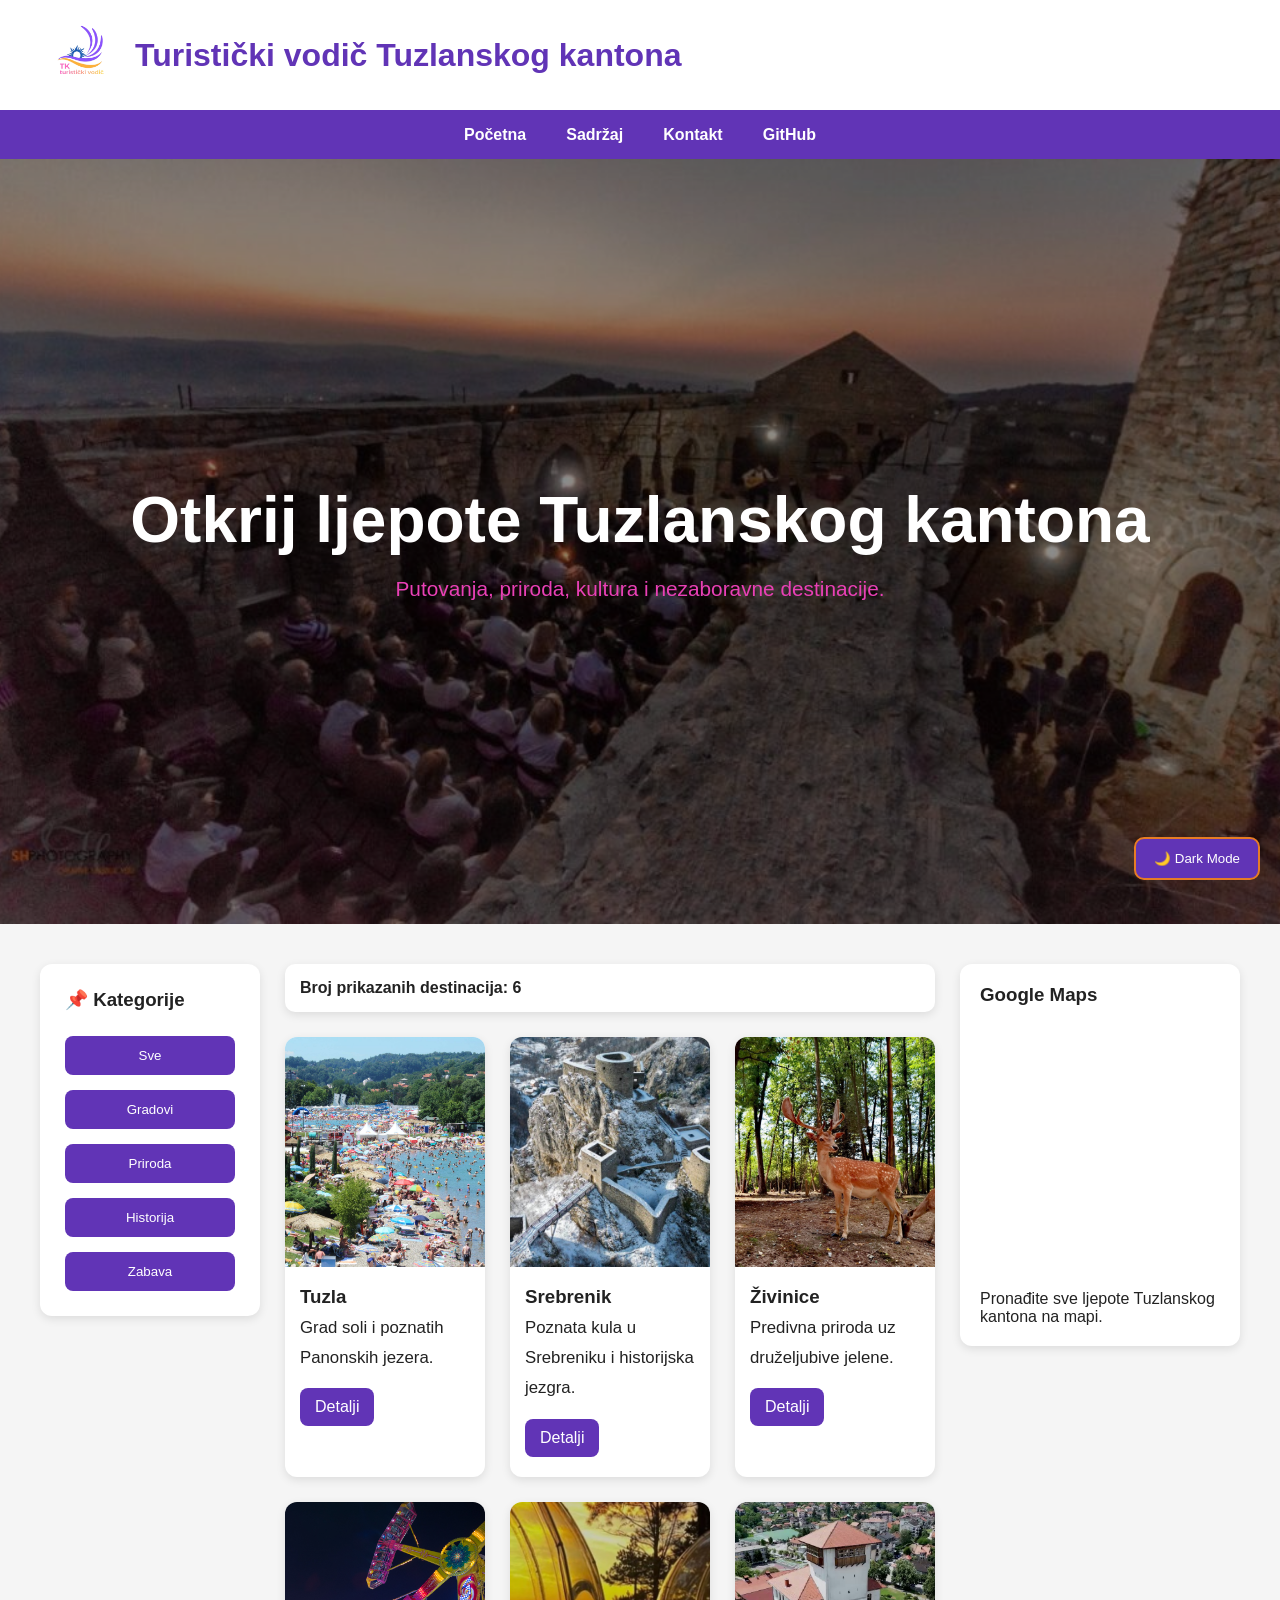
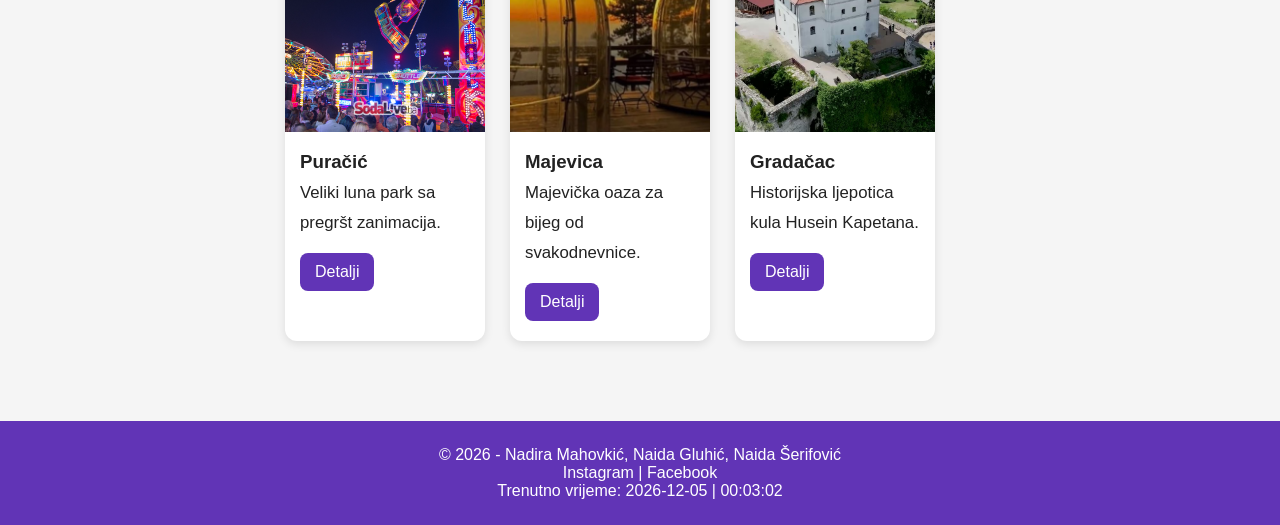
<file: index.html>
<!DOCTYPE html>
<html lang="bs">
    
<head>
    <meta charset="UTF-8">
    <meta name="viewport" content="width=device-width, initial-scale=1.0">
    <title>Turistički vodič Tuzlanskog kantona</title>
    <link rel="stylesheet" href="css/tptpstil.css">
    <link rel="manifest" href="manifest.json">
</head>

<body>

<header>

    <div class="top-header">
        <div class="logo-section">
            <img src="images/logo.png" alt="Logo turističkog vodiča">
            <h1>Turistički vodič Tuzlanskog kantona</h1>
        </div>
    </div>

    <div class="bottom-header">
        <nav>
            <a href="index.html">Početna</a>
            <a href="sadrzaj.html">Sadržaj</a>
            <a href="kontakt.html">Kontakt</a>
            <a href="https://github.com/nadirica/Grupa51-TPTP-2026" target="_blank">GitHub</a>
        </nav>
    </div>

</header>

<section class="hero">
    <div class="overlay">
        <h2>Otkrij ljepote Tuzlanskog kantona</h2>
        <p>Putovanja, priroda, kultura i nezaboravne destinacije.</p>
    </div>
</section>

<div class="container">

    <nav class="filter-nav">
        <h3>Kategorije</h3>

        <button onclick="filterSelection('all')">Sve</button>
        <button onclick="filterSelection('grad')">Gradovi</button>
        <button onclick="filterSelection('priroda')">Priroda</button>
        <button onclick="filterSelection('historija')">Historija</button>
        <button onclick="filterSelection('zabava')">Zabava</button>
    </nav>

    <main id="destinacije">

        <section class="cards">

            <article class="card grad">
                <picture>
                    <img src="images/tuzla.jpg" alt="Panonska jezera u Tuzli">
                </picture>

                <h3>Tuzla</h3>
                <p>Grad soli i poznatih Panonskih jezera.</p>
                <a href="https://grad.tuzla.ba/">Detalji</a>
            </article>

            <article class="card historija">
                <img src="images/srebrenik.jpg" alt="Gradina u Srebreniku">
                <h3>Srebrenik</h3>
                <p>Poznata kula u Srebreniku i historijska jezgra.</p>
                <a href="https://www.srebrenik.ba/">Detalji</a>
            </article>

            <article class="card priroda">
                <img src="images/zivinice.jpg" alt="PPG Jelen Živinice">
                <h3>Živinice</h3>
                <p>Predivna priroda uz druželjubive jelene.</p>
                <a href="https://gradzivinice.ba/">Detalji</a>
            </article>

            <article class="card zabava">
                <img src="images/puracic.jpg" alt="Vašar u Puračiću">
                <h3>Puračić</h3>
                <p>Veliki luna park sa pregršt zanimacija.</p>
                <a href="https://bs.wikipedia.org/wiki/Pura%C4%8Di%C4%87">Detalji</a>
            </article>

            <article class="card priroda">
                <img src="images/majevica.jpg" alt="Busija Majevica">
                <h3>Majevica</h3>
                <p>Majevička oaza za bijeg od svakodnevnice.</p>
                <a href="https://bs.wikipedia.org/wiki/Majevica">Detalji</a>
            </article>

            <article class="card historija">
                <img src="images/gradacac.jpg" alt="Kula u Gradačcu">
                <h3>Gradačac</h3>
                <p>Historijska ljepotica kula Husein Kapetana.</p>
                <a href="https://gradacac.ba/">Detalji</a>
            </article>

        </section>

    </main>

    <aside>
        <section>
            <h3>Google Maps</h3>

            <iframe src="https://www.google.com/maps?q=Tuzla&output=embed"
                    width="100%"
                    height="250"
                    style="border:0;">
            </iframe>

            <p>Pronađite sve ljepote Tuzlanskog kantona na mapi.</p>
        </section>
    </aside>

</div>

<footer>
    <p>© 2026 - Nadira Mahovkić, Naida Gluhić, Naida Šerifović</p>

    <p>
        <a href="https://www.instagram.com/turistickazajednicatk/">Instagram</a> |
        <a href="https://www.facebook.com/tzgradatuzla">Facebook</a>
    </p>
</footer>

<script src="js/tptpskripte.js"></script>

</body>
</html>
</file>
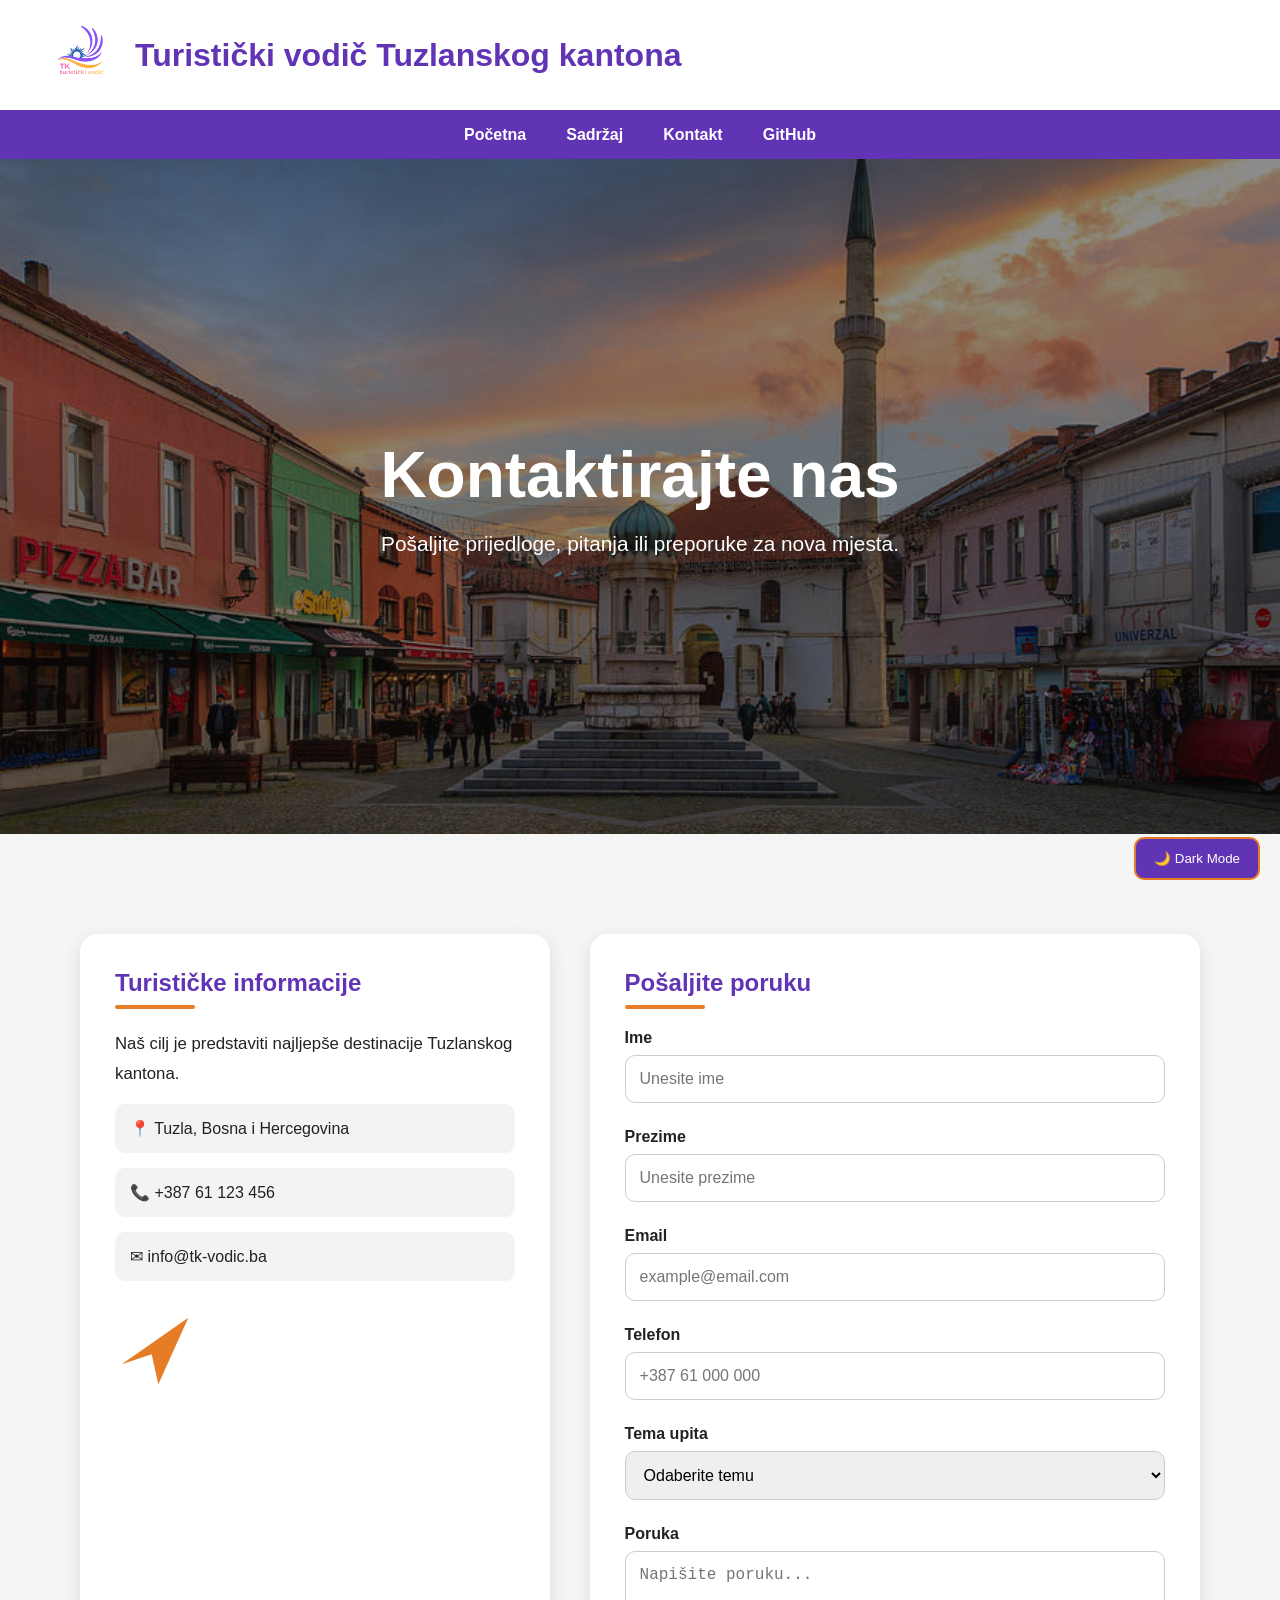
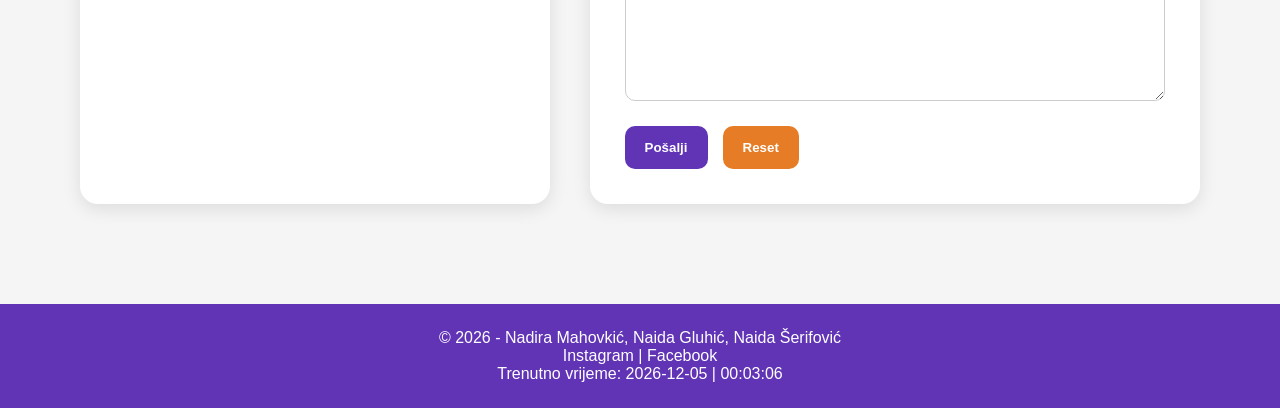
<file: kontakt.html>
<!DOCTYPE html>
<html lang="bs">

<head>
    <meta charset="UTF-8">
    <meta name="viewport" content="width=device-width, initial-scale=1.0">
    <title>Kontakt | Turistički vodič Tuzlanskog kantona</title>
    <link rel="stylesheet" href="css/tptpstil.css">
    <link rel="manifest" href="manifest.json">
</head>

<body>

<header>

    <div class="top-header">
        <div class="logo-section">
            <img id="site-logo" src="images/logo.png" alt="Logo turističkog vodiča">
            <h1>Turistički vodič Tuzlanskog kantona</h1>
        </div>
    </div>

    <div class="bottom-header">
        <nav>
            <a href="index.html">Početna</a>
            <a href="sadrzaj.html">Sadržaj</a>
            <a href="kontakt.html">Kontakt</a>
            <a href="https://github.com/nadirica/Grupa51-TPTP-2026" target="_blank">GitHub</a>
        </nav>
    </div>

</header>

<section class="hero-kontakt">
    <div class="overlay">
        <h2>Kontaktirajte nas</h2>
        <p>
            Pošaljite prijedloge, pitanja ili preporuke za nova mjesta.
        </p>
    </div>
</section>

<main>
    <section class="contact-container">
        <div class="contact-info">
            <h2>Turističke informacije</h2>
            <p>
                Naš cilj je predstaviti najljepše destinacije Tuzlanskog kantona.
            </p>

            <div class="info-box">
                📍 Tuzla, Bosna i Hercegovina
            </div>

            <div class="info-box">
                📞 +387 61 123 456
            </div>

            <div class="info-box">
                ✉ info@tk-vodic.ba
            </div>

            <svg class="animated-plane" xmlns="http://www.w3.org/2000/svg" viewBox="0 0 24 24">
                <path d="M2 16L22 2L13 22L11 13L2 16Z"/>
            </svg>
        </div>

        <div class="form-section">
            <h2>Pošaljite poruku</h2>
            <form id="contactForm" class="contact-form">

                <div class="form-group">
                    <label for="ime">Ime</label>
                    <input type="text"
                           id="ime"
                           placeholder="Unesite ime">

                    <small class="error-message"></small>
                </div>

                <div class="form-group">
                    <label for="prezime">Prezime</label>
                    <input type="text"
                           id="prezime"
                           placeholder="Unesite prezime">
                    <small class="error-message"></small>
                </div>

                <div class="form-group">
                    <label for="email">Email</label>
                    <input type="text"
                           id="email"
                           placeholder="example@email.com">
                    <small class="error-message"></small>
                </div>

                <div class="form-group">
                    <label for="telefon">Telefon</label>
                    <input type="text"
                           id="telefon"
                           placeholder="+387 61 000 000">
                    <small class="error-message"></small>
                </div>

                <div class="form-group">
                    <label for="tema">Tema upita</label>
                    <select id="tema">
                        <option value="">Odaberite temu</option>
                        <option>Turističke destinacije</option>
                        <option>Smještaj</option>
                        <option>Manifestacije</option>
                        <option>Prijedlog saradnje</option>
                    </select>
                    <small class="error-message"></small>
                </div>

                <div class="form-group">
                    <label for="poruka">Poruka</label>
                    <textarea id="poruka"
                              placeholder="Napišite poruku..."></textarea>
                    <small class="error-message"></small>
                </div>

                <div class="contact-buttons">
                    <button type="submit"
                            class="submit-btn">
                        Pošalji
                    </button>
                    <button type="reset"
                            class="reset-btn">
                        Reset
                    </button>
                </div>

            </form>
            
            <div id="successMessage"></div>
        
        </div>
    </section>
</main>

<footer>
    <p>
        © 2026 - Nadira Mahovkić,
        Naida Gluhić,
        Naida Šerifović
    </p>
    <p>
        <a href="https://www.instagram.com/turistickazajednicatk/"
           target="_blank">
            Instagram
        </a>
        |
        <a href="https://www.facebook.com/tzgradatuzla"
           target="_blank">
            Facebook
        </a>
    </p>

</footer>

<script src="js/tptpskripte.js"></script>

</body>
</html>
</file>
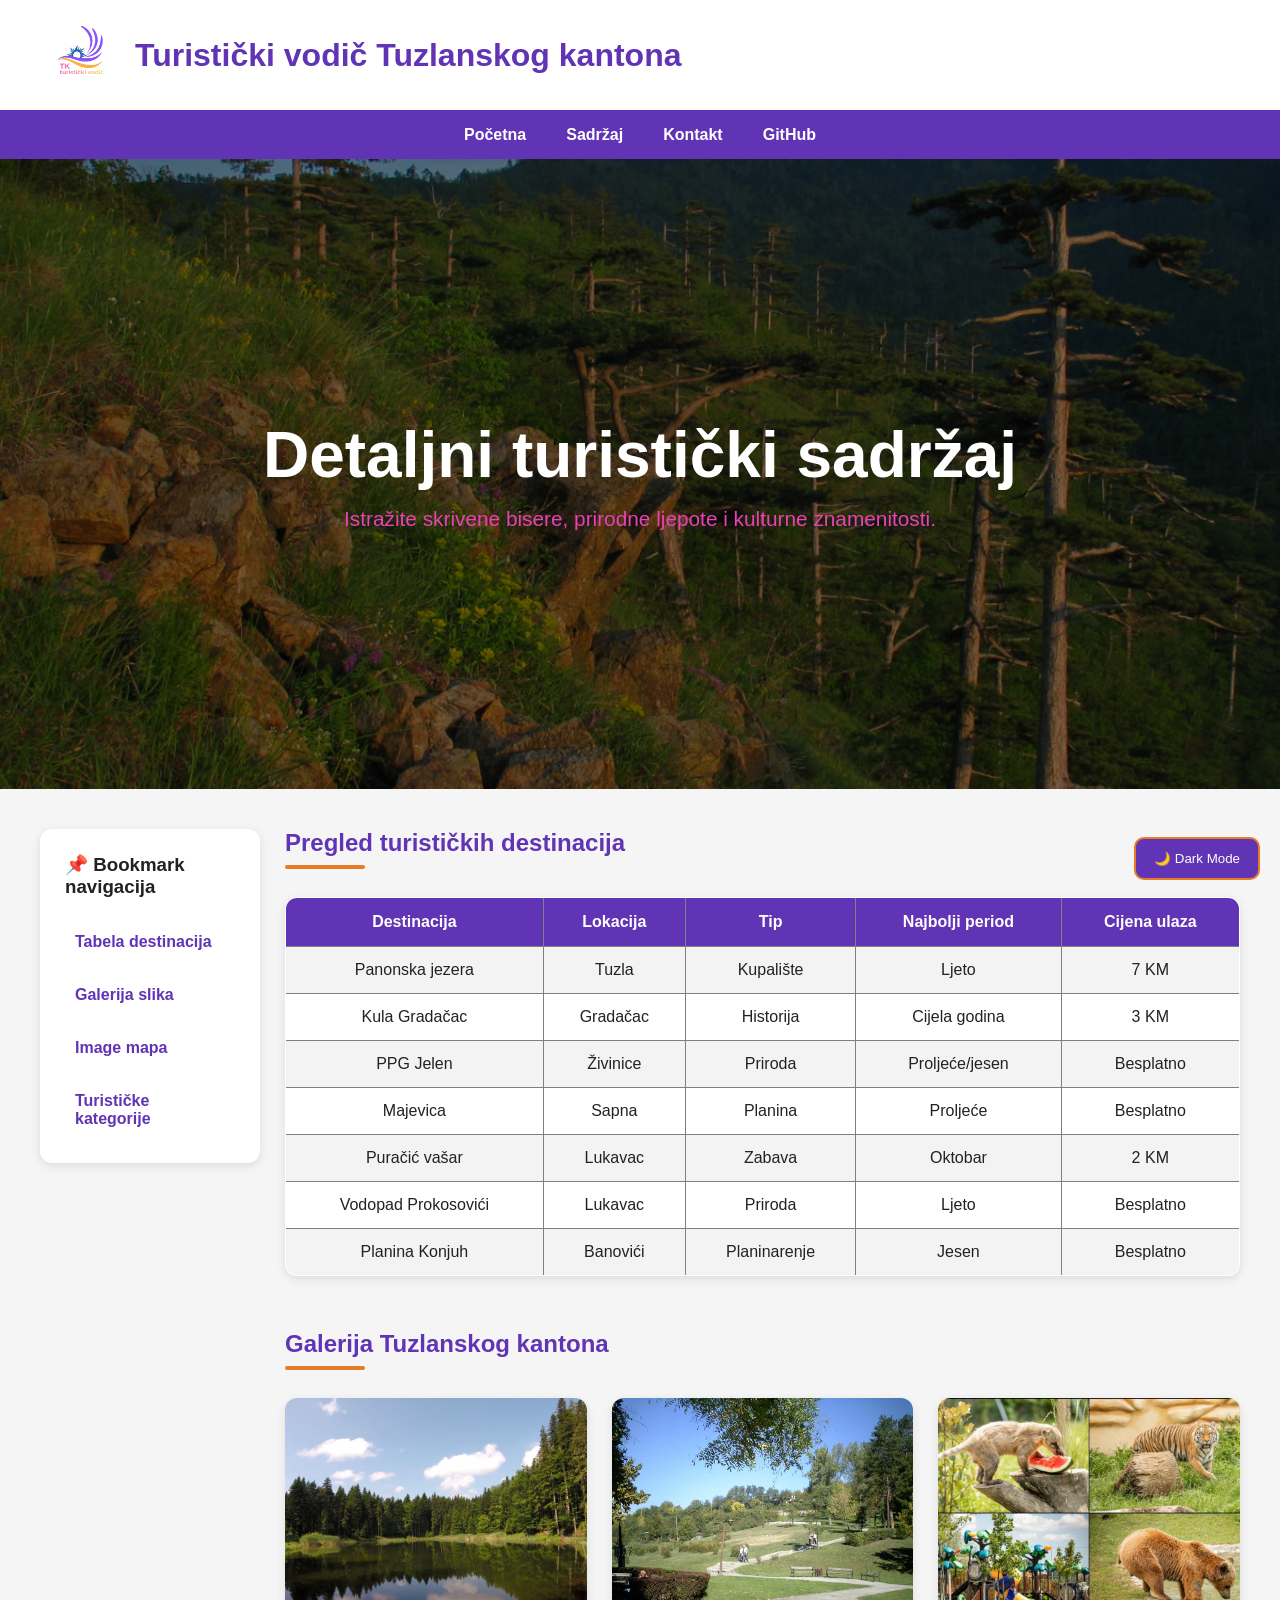
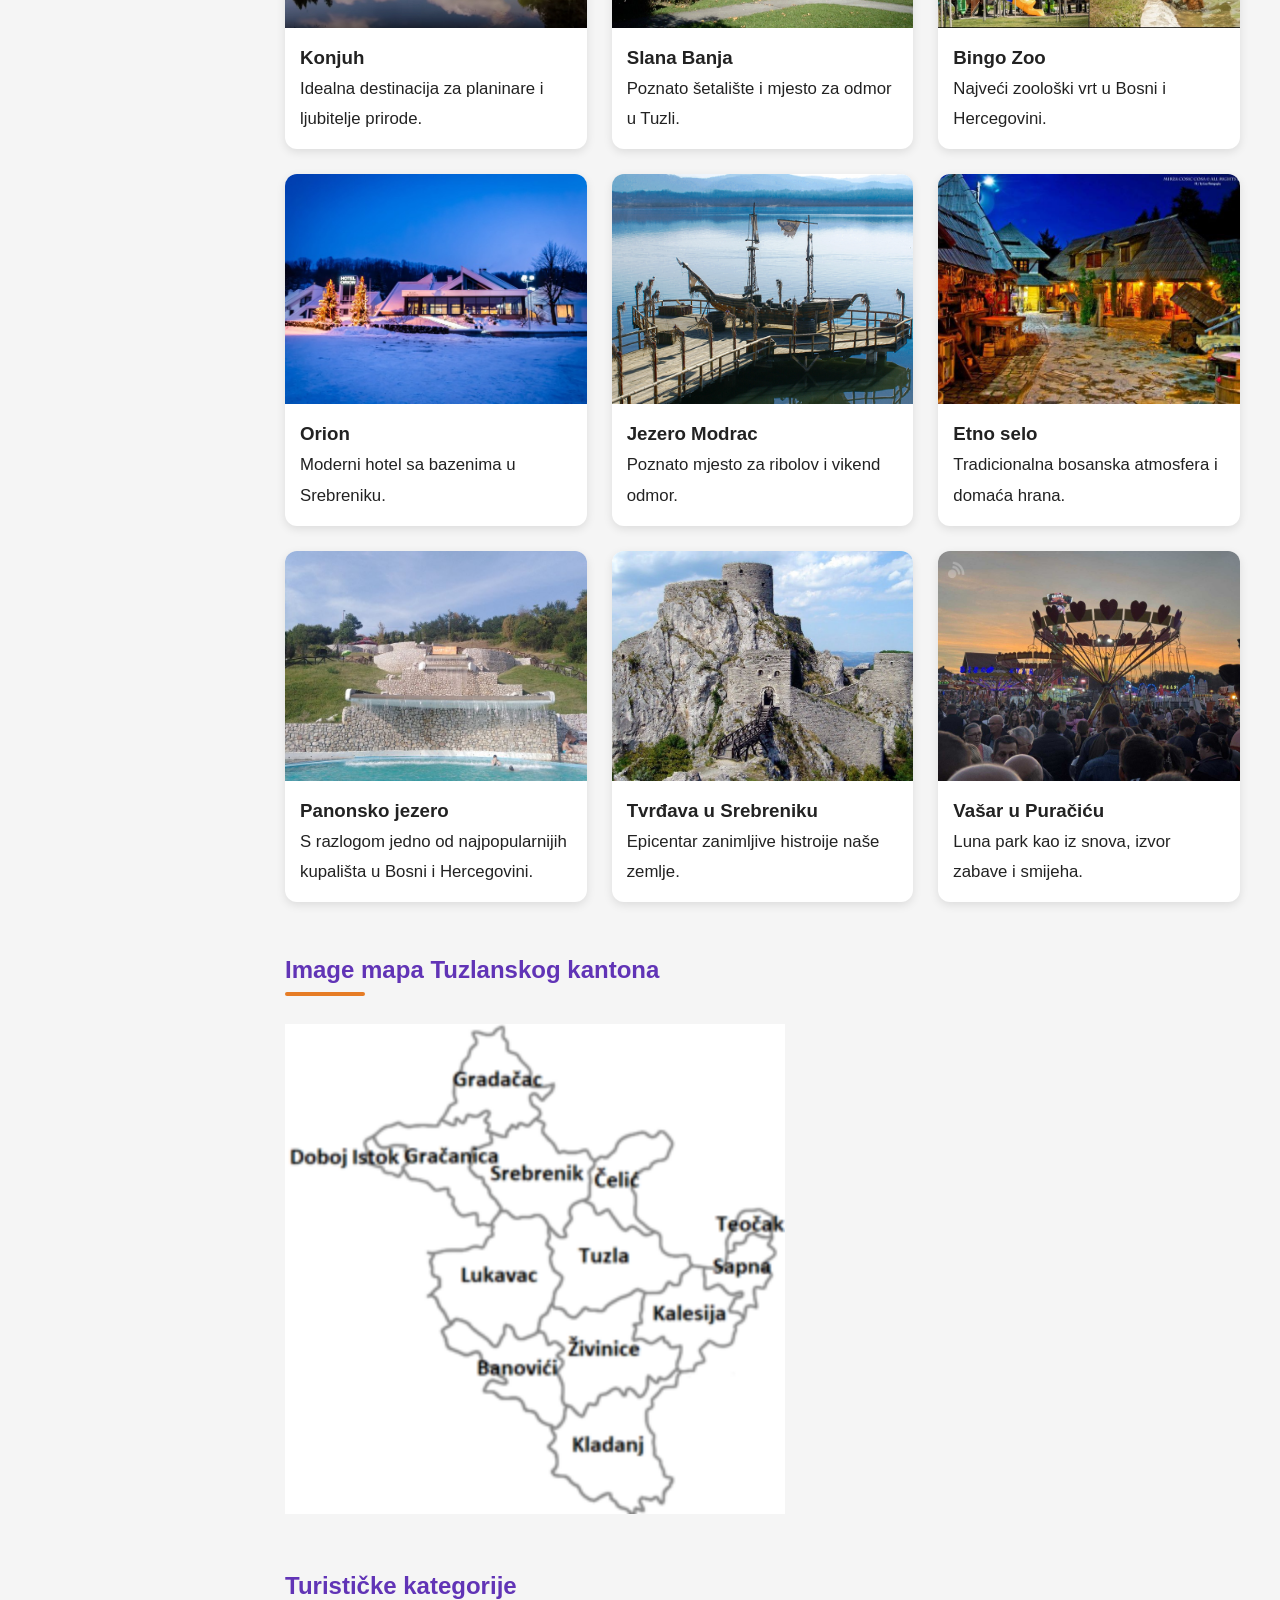
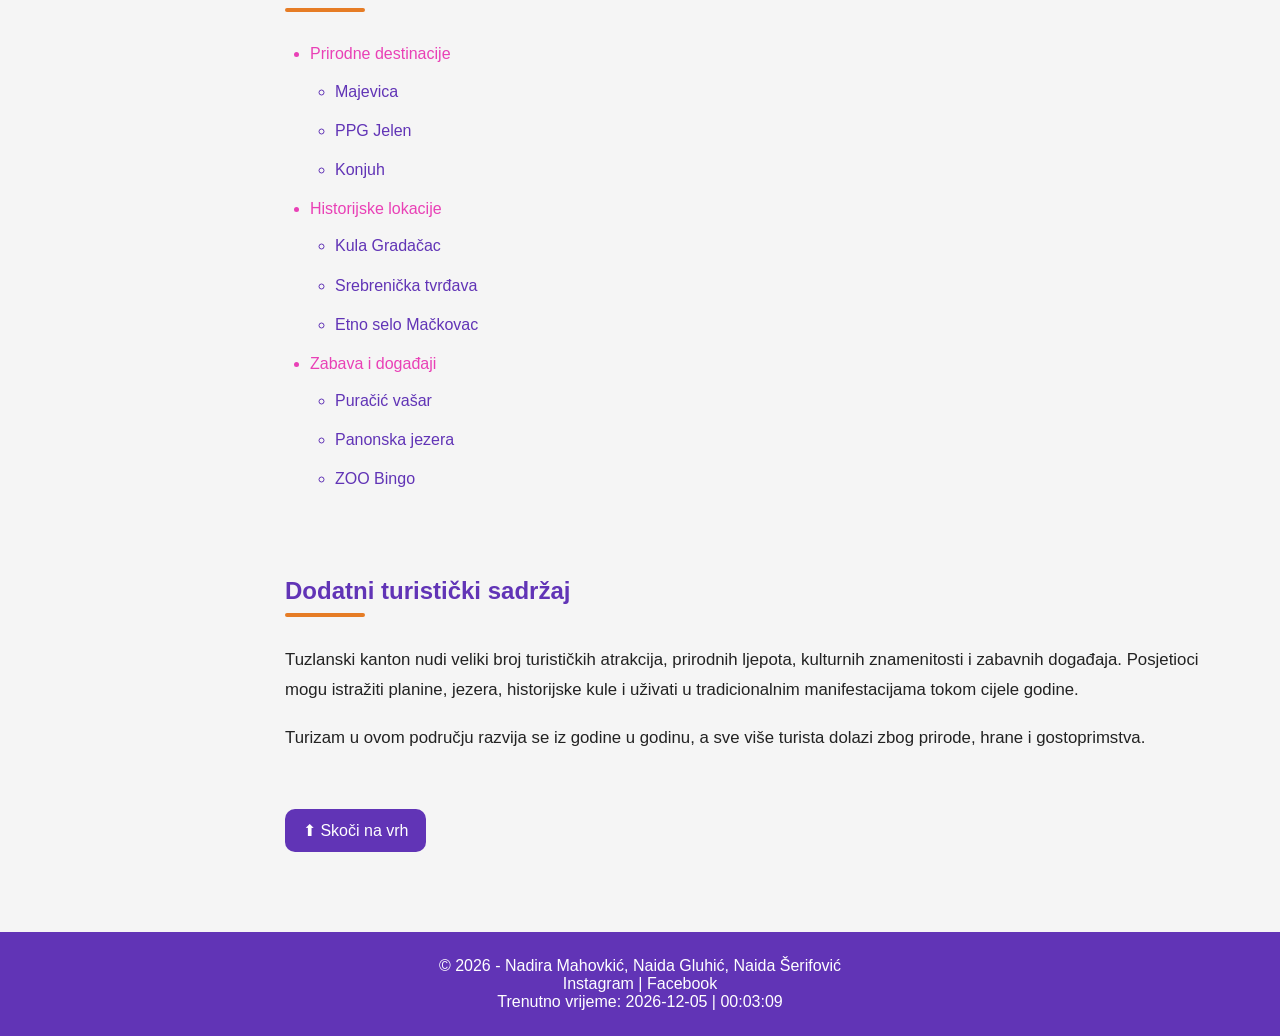
<file: sadrzaj.html>
<!DOCTYPE html>
<html lang="bs">

<head>
    <meta charset="UTF-8">
    <meta name="viewport" content="width=device-width, initial-scale=1.0">
    <title>Sadržaj | Turistički vodič Tuzlanskog kantona</title>
    <link rel="stylesheet" href="css/tptpstil.css">
    <link rel="manifest" href="manifest.json">
</head>

<body id="vrh">

<header>

    <div class="top-header">
        <div class="logo-section">
            <img id="site-logo" src="images/logo.png" alt="Logo turističkog vodiča">
            <h1>Turistički vodič Tuzlanskog kantona</h1>
        </div>
    </div>

    <div class="bottom-header">
        <nav>
            <a href="index.html">Početna</a>
            <a href="sadrzaj.html">Sadržaj</a>
            <a href="kontakt.html">Kontakt</a>
            <a href="https://github.com/nadirica/Grupa51-TPTP-2026" target="_blank">GitHub</a>
        </nav>
    </div>

</header>

<section class="hero-sadrzaj">
    <div class="overlay">
        <h2>Detaljni turistički sadržaj</h2>
        <p>Istražite skrivene bisere, prirodne ljepote i kulturne znamenitosti.</p>
    </div>
</section>

<div class="container">

    <aside class="filter-nav">
        <h3>Bookmark navigacija</h3>
        <a href="#tabela">Tabela destinacija</a>
        <a href="#galerija">Galerija slika</a>
        <a href="#mapa">Image mapa</a>
        <a href="#lista">Turističke kategorije</a>

    </aside>

    <main>

        <section id="tabela">
            <h2>Pregled turističkih destinacija</h2>
            <br>
            <table border="1" cellpadding="10" cellspacing="0">

                <tr>
                    <th>Destinacija</th>
                    <th>Lokacija</th>
                    <th>Tip</th>
                    <th>Najbolji period</th>
                    <th>Cijena ulaza</th>
                </tr>

                <tr>
                    <td>Panonska jezera</td>
                    <td>Tuzla</td>
                    <td>Kupalište</td>
                    <td>Ljeto</td>
                    <td>7 KM</td>
                </tr>

                <tr>
                    <td>Kula Gradačac</td>
                    <td>Gradačac</td>
                    <td>Historija</td>
                    <td>Cijela godina</td>
                    <td>3 KM</td>
                </tr>

                <tr>
                    <td>PPG Jelen</td>
                    <td>Živinice</td>
                    <td>Priroda</td>
                    <td>Proljeće/jesen</td>
                    <td>Besplatno</td>
                </tr>

                <tr>
                    <td>Majevica</td>
                    <td>Sapna</td>
                    <td>Planina</td>
                    <td>Proljeće</td>
                    <td>Besplatno</td>
                </tr>

                <tr>
                    <td>Puračić vašar</td>
                    <td>Lukavac</td>
                    <td>Zabava</td>
                    <td>Oktobar</td>
                    <td>2 KM</td>
                </tr>

                <tr>
                    <td>Vodopad Prokosovići</td>
                    <td>Lukavac</td>
                    <td>Priroda</td>
                    <td>Ljeto</td>
                    <td>Besplatno</td>
                </tr>

                <tr>
                    <td>Planina Konjuh</td>
                    <td>Banovići</td>
                    <td>Planinarenje</td>
                    <td>Jesen</td>
                    <td>Besplatno</td>
                </tr>

            </table>
        </section>
        <br><br><br>

        <section id="galerija">
            <h2>Galerija Tuzlanskog kantona</h2>
            <br>
            <div class="cards">

                <article class="card">
                    <picture>
                        <img src="images/konjuh.jpg" alt="Planina Konjuh">
                    </picture>

                    <h3>Konjuh</h3>
                    <p>Idealna destinacija za planinare i ljubitelje prirode.</p>
                </article>

                <article class="card">
                    <img src="images/slana-banja.jpg" alt="Slana Banja Tuzla">

                    <h3>Slana Banja</h3>
                    <p>Poznato šetalište i mjesto za odmor u Tuzli.</p>
                </article>

                <article class="card">
                    <img src="images/bingo-zoo.jpg" alt="Bingo Zoo Tuzla">

                    <h3>Bingo Zoo</h3>
                    <p>Najveći zoološki vrt u Bosni i Hercegovini.</p>
                </article>

                <article class="card">
                    <img src="images/orion.jpg" alt="Orion Srebrenik">

                    <h3>Orion</h3>
                    <p>Moderni hotel sa bazenima u Srebreniku.</p>
                </article>

                <article class="card">
                    <img src="images/lukavac.png" alt="Jezero Modrac">

                    <h3>Jezero Modrac</h3>
                    <p>Poznato mjesto za ribolov i vikend odmor.</p>
                </article>

                <article class="card">
                    <img src="images/etno.jpg" alt="Etno selo">

                    <h3>Etno selo</h3>
                    <p>Tradicionalna bosanska atmosfera i domaća hrana.</p>
                </article>

                <article class="card">
                    <img src="images/panonsko-jezero.jpg" alt="Panonska jezera">

                    <h3>Panonsko jezero</h3>
                    <p>S razlogom jedno od najpopularnijih kupališta u Bosni i Hercegovini.</p>
                </article>

                <article class="card">
                    <img src="images/kula.jpg" alt="Tvrđava u Srebreniku">

                    <h3>Tvrđava u Srebreniku</h3>
                    <p>Epicentar zanimljive histroije naše zemlje.</p>
                </article>

                <article class="card">
                    <img src="images/vasar.jpg" alt="Vašar u Puračiću">

                    <h3>Vašar u Puračiću</h3>
                    <p>Luna park kao iz snova, izvor zabave i smijeha.</p>
                </article>

            </div>
        </section>
        <br><br><br>

        <section id="mapa">
            <h2>Image mapa Tuzlanskog kantona</h2>
            <br>
            
            <img src="images/tk.png"
            alt="Mapa Tuzlanskog kantona"
            usemap="#tkmapa"
            width="500">

            <map name="tkmapa">
                
                <area shape="circle"
                coords="180,60,28"
                href="https://gradacac.ba/"
                target="_blank"
                alt="Grad Gradačac">

                <area shape="circle"
                coords="167,126,27"
                href="https://gracanica.gov.ba/"
                target="_blank"
                alt="Gračanica">

                <area shape="circle"
                coords="227,130,56"
                href="https://www.srebrenik.ba/"
                target="_blank"
                alt="Srebrenik">

                <area shape="circle"
                coords="190,236,60"
                href="https://lukavac.ba/"
                target="_blank"
                alt="Lukavac">

                <area shape="circle"
                coords="270,236,60"
                href="https://grad.tuzla.ba/"
                target="_blank"
                alt="Tuzla">

                <area shape="circle"
                coords="260,336,60"
                href="https://gradzivinice.ba/"
                target="_blank"
                alt="Živinice">

        </map>
        </section>
        <br><br><br>

        <section id="lista">
            <h2>Turističke kategorije</h2>
            <br>
            <ul>

                <li>
                    Prirodne destinacije
                    <ul>
                        <li>Majevica</li>
                        <li>PPG Jelen</li>
                        <li>Konjuh</li>
                    </ul>
                </li>

                <li>
                    Historijske lokacije
                    <ul>
                        <li>Kula Gradačac</li>
                        <li>Srebrenička tvrđava</li>
                        <li>Etno selo Mačkovac</li>
                    </ul>
                </li>

                <li>
                    Zabava i događaji

                    <ul>
                        <li>Puračić vašar</li>
                        <li>Panonska jezera</li>
                        <li>ZOO Bingo</li>
                    </ul>

                </li>

            </ul>
        </section>

        <br><br><br><br>

        <section>
            <h2>Dodatni turistički sadržaj</h2>
            <br>
            <p>
                Tuzlanski kanton nudi veliki broj turističkih atrakcija,
                prirodnih ljepota, kulturnih znamenitosti i zabavnih događaja.
                Posjetioci mogu istražiti planine, jezera, historijske kule
                i uživati u tradicionalnim manifestacijama tokom cijele godine.
            </p>
            <br>
            <p>
                Turizam u ovom području razvija se iz godine u godinu,
                a sve više turista dolazi zbog prirode, hrane i gostoprimstva.
            </p>
        </section>
        <br><br>

        <a href="#vrh">⬆ Skoči na vrh</a>

    </main>

</div>

<footer>
    <p>© 2026 - Nadira Mahovkić, Naida Gluhić, Naida Šerifović</p>
    <p>
        <a href="https://www.instagram.com/turistickazajednicatk/" target="_blank">Instagram</a> |
        <a href="https://www.facebook.com/tzgradatuzla" target="_blank">Facebook</a>
    </p>
</footer>

<script src="js/tptpskripte.js"></script>

</body>
</html>
</file>
<file: css/tptpstil.css>
:root {
    --primary-color: #6134b6;
    --secondary-color: #e67c25;
    --tertiary-color: #e940b6;
    --background-color: #f5f5f5;
    --card-color: white;
    --text-color: #222;
    --border-radius: 12px;
    --spacing: 20px;
    --main-font: Arial, sans-serif;
}

* {
    margin: 0;
    padding: 0;
    box-sizing: border-box;
}

body {
    font-family: var(--main-font);
    background-color: var(--background-color);
    color: var(--text-color);
}

.top-header {
    background-color: white;
    padding: 15px 40px;
    display: flex;
    align-items: center;
    border-bottom: 1px solid var(--primary-color);
}

.logo-section {
    display: flex;
    align-items: center;
    gap: 15px;
}

.logo-section img {
    width: 80px;
    height: 80px;
    object-fit: contain;
}

.logo-section h1 {
    color: var(--primary-color);
    font-size: 2rem;
}

.bottom-header {
    background-color: var(--primary-color);
    padding: 15px;
}

.bottom-header nav {
    display: flex;
    justify-content: center;
    gap: 40px;
}

.bottom-header nav a {
    color: white;
    text-decoration: none;
    font-weight: bold;
    transition: 0.3s;
}

.bottom-header nav a:hover {
    color: var(--tertiary-color);
}

.hero {
    height: 85vh;
    background-image: url("../images/hero.jpg");
    background-size: cover;
    background-position: center;
    position: relative;
    display: flex;
    justify-content: center;
    align-items: center;
}

.overlay {
    background-color: rgba(0,0,0,0.45);
    width: 100%;
    height: 100%;
    display: flex;
    flex-direction: column;
    justify-content: center;
    align-items: center;
    text-align: center;
    color: white;
}

.overlay h2 {
    font-size: 4rem;
    margin-bottom: 20px;
    animation: fadeIn 5s ease;
}

.overlay p {
    font-size: 1.3rem;
    animation: fadeIn 5s ease;
    color: var(--tertiary-color);
}

.container {
    display: flex;
    gap: 25px;
    padding: 40px;
}

.filter-nav {
    width: 220px;
    background-color: white;
    padding: 25px;
    border-radius: 12px;
    box-shadow: 0 3px 10px rgba(0,0,0,0.1);
    height: fit-content;
    display: flex;
    flex-direction: column;
    gap: 15px;
}

.filter-nav h3 {
    margin-bottom: 10px;
}

.filter-nav button {
    padding: 12px;
    border: none;
    background-color: var(--primary-color);
    color: white;
    border-radius: 8px;
    cursor: pointer;
    transition: 0.3s;
}

.filter-nav button:hover,
.filter-nav button:focus {
    background-color: var(--secondary-color);
    transform: translateY(-2px);
}

main {
    flex: 1;
}

.cards {
    display: grid;
    grid-template-columns: repeat(3, 1fr);
    gap: 25px;
}

.card {
    background-color: white;
    border-radius: var(--border-radius);
    overflow: hidden;
    box-shadow: 0 3px 10px rgba(0,0,0,0.1);
    animation: fadeIn 0.7s ease;
}

.card:hover {
    transform: translateY(-5px);
    box-shadow: 0 6px 18px rgba(0,0,0,0.2);
}

.card img,
.card picture img {
    width: 100%;
    height: 230px;
    object-fit: cover;
}

.card h3 {
    padding: 15px 15px 5px;
}

.card p {
    padding: 0 15px 15px;
}

.card a {
    display: inline-block;
    margin: 0 15px 20px;
    padding: 10px 15px;
    background-color: var(--primary-color);
    color: white;
    text-decoration: none;
    border-radius: 8px;
    transition: 0.3s;
}

.card a:hover {
    background-color: var(--secondary-color);
}

aside {
    width: 280px;
    background-color: white;
    padding: 20px;
    border-radius: 12px;
    box-shadow: 0 3px 10px rgba(0,0,0,0.1);
    height: fit-content;
}

aside iframe {
    width: 100%;
    border-radius: 10px;
    margin: 15px 0;
}

footer {
    background-color: var(--primary-color);
    color: white;
    text-align: center;
    padding: 25px;
    margin-top: 40px;
}

footer a {
    color: white;
    text-decoration: none;
    transition: 0.3s;
}

footer a:hover {
    color: var(--secondary-color);
}

@keyframes fadeIn {
    from {
        opacity: 0;
        transform: translateY(20px);
    }

    to {
        opacity: 1;
        transform: translateY(0);
    }
}

@media (max-width: 599px) {

    .container {
        flex-direction: column;
    }

    .cards {
        grid-template-columns: 1fr;
    }

    .overlay h2 {
        font-size: 2rem;
    }

    .bottom-header nav {
        flex-wrap: wrap;
        gap: 20px;
    }

    .logo-section {
        flex-direction: column;
        text-align: center;
    }

    .filter-nav,
    aside {
        width: 100%;
    }
}

@media (min-width: 600px) and (max-width: 900px) {

    .container {
        flex-direction: column;
    }

    .cards {
        grid-template-columns: repeat(2, 1fr);
    }

    .overlay h2 {
        font-size: 3rem;
    }

    .filter-nav,
    aside {
        width: 100%;
    }
}

@media (min-width: 901px) {

    .cards {
        grid-template-columns: repeat(3, 1fr);
    }
}

.dark-theme {
    background-color: #121212;
    color: white;
}

.dark-theme .card,
.dark-theme .filter-nav,
.dark-theme aside,
.dark-theme .top-header {
    background-color: #1f1f1f;
    color: white;
}

.dark-theme .card p,
.dark-theme .card h3,
.dark-theme .filter-nav h3,
.dark-theme aside p,
.dark-theme footer {
    color: white;
}

.dark-mode-btn {
    position: fixed;
    bottom: 20px;
    right: 20px;
    padding: 12px 18px;
    border: 2px solid var(--secondary-color);
    border-radius: 10px;
    background-color: var(--primary-color);
    color: white;
    cursor: pointer;
    z-index: 1000;
    transition: 0.3s;
}

.dark-mode-btn:hover {
    background-color: var(--secondary-color);
}

.statistics {
    background-color: white;
    padding: 15px;
    margin-bottom: 25px;
    border-radius: 10px;
    font-weight: bold;
    box-shadow: 0 3px 10px rgba(0,0,0,0.1);
}

.dark-theme .statistics {
    background-color: #1f1f1f;
    color: white;
}

body,
.card,
.filter-nav,
aside,
.top-header,
footer {
    transition:
        background-color 0.3s ease,
        color 0.3s ease;
}

.hero-sadrzaj {
    height: 70vh;
    background-image: url("../images/hero-sadrzaj.jpg");
    background-size: cover;
    background-position: center;
    position: relative;
}

.hero-sadrzaj .overlay {
    background-color: rgba(0,0,0,0.5);
}

.hero-sadrzaj h2 {
    font-size: 4rem;
    margin-bottom: 15px;
}

.hero-sadrzaj p {
    font-size: 1.3rem;
    color: var(--tertiary-color);
}

.filter-nav a {
    text-decoration: none;
    color: var(--primary-color);
    font-weight: bold;
    padding: 10px;
    border-radius: 8px;
    transition: 0.3s;
}

.filter-nav a:hover {
    background-color: var(--primary-color);
    color: white;
    transform: translateX(5px);
}

main section h2 {
    color: var(--primary-color);
    margin-bottom: 10px;
    position: relative;
}

main section h2::after {
    content: "";
    width: 80px;
    height: 4px;
    background-color: var(--secondary-color);
    display: block;
    margin-top: 8px;
    border-radius: 10px;
}

table {
    width: 100%;
    border-collapse: collapse;
    background-color: white;
    border-radius: 12px;
    overflow: hidden;
    box-shadow: 0 3px 10px rgba(0,0,0,0.1);
}

table th {
    background-color: var(--primary-color);
    color: white;
    padding: 15px;
    text-align: center;
}

table td {
    padding: 14px;
    text-align: center;
}

table tr:nth-child(even) {
    background-color: #f3f3f3;
}

table tr:hover {
    background-color: var(--secondary-color);
    transition: 0.3s;
}

#lista ul {
    padding-left: 25px;
}

#lista li {
    margin-bottom: 12px;
    line-height: 1.7;
    color: var(--tertiary-color);
}

#lista ul ul {
    margin-top: 10px;
}

#lista ul ul li {
    color: var(--primary-color);
}

main section p {
    line-height: 1.8;
    font-size: 1.05rem;
}

a[href="#vrh"] {
    display: inline-block;
    margin-top: 20px;
    padding: 12px 18px;
    background-color: var(--primary-color);
    color: white;
    text-decoration: none;
    border-radius: 10px;
    transition: 0.3s;
}

a[href="#vrh"]:hover {
    background-color: var(--secondary-color);
    transform: translateY(-3px);
}

#galerija .card {
    transition:
        transform 0.3s ease,
        box-shadow 0.3s ease;
}

#galerija .card:hover {
    transform: scale(1.03);
}

.dark-theme table {
    background-color: #1f1f1f;
    color: white;
}

.dark-theme table td {
    color: white;
}

.dark-theme table tr:nth-child(even) {
    background-color: #2c2c2c;
}

.dark-theme table tr:hover {
    background-color: #3a3a3a;
}

.dark-theme #lista ul ul li {
    color: var(--secondary-color);
}

.dark-theme .filter-nav a {
    color: white;
}

.dark-theme .filter-nav a:hover {
    background-color: var(--secondary-color);
}

@media (max-width: 599px) {

    table {
        font-size: 0.8rem;
    }

    .hero-sadrzaj h2 {
        font-size: 2.2rem;
    }

    #mapa img {
        width: 100%;
    }

    .filter-nav {
        margin-bottom: 20px;
    }
}

@media (min-width: 600px) and (max-width: 900px) {

    .hero-sadrzaj h2 {
        font-size: 3rem;
    }

    table {
        font-size: 0.95rem;
    }
}

.filter-nav h3::before {
    content: "📌 ";
}

#tabela,
#galerija,
#mapa,
#lista {
    animation: fadeIn 1s ease;
}

.hero-kontakt {
    height: 75vh;
    background-image: url("../images/hero-kontakt.jpg");
    background-size: cover;
    background-position: center;
    display: flex;
    justify-content: center;
    align-items: center;
}

.hero-kontakt p {
    font-size: 1.3rem;
    color: white;
}

.contact-container {
    max-width: 1200px;
    margin: 60px auto;
    display: grid;
    grid-template-columns: 1fr 1.3fr;
    gap: 40px;
    padding: 40px;
}

.contact-info,
.form-section {
    background-color: white;
    padding: 35px;
    border-radius: 18px;
    box-shadow: 0 5px 18px rgba(0,0,0,0.1);
}

.contact-info h2,
.form-section h2 {
    margin-bottom: 20px;
    color: var(--primary-color);
}

.info-box {
    background-color: #f3f3f3;
    padding: 15px;
    border-radius: 10px;
    margin-top: 15px;
    transition: 0.3s;
}

.info-box:hover {
    transform: translateX(5px);
}

.contact-form {
    display: flex;
    flex-direction: column;
    gap: 20px;
}

.form-group {
    display: flex;
    flex-direction: column;
}

.contact-form label {
    margin-bottom: 8px;
    font-weight: bold;
}

.contact-form input,
.contact-form select,
.contact-form textarea {
    padding: 14px;
    border-radius: 10px;
    border: 1px solid #ccc;
    font-size: 1rem;
    transition: 0.3s;
}

.contact-form textarea {
    min-height: 150px;
    resize: vertical;
}

.contact-form input:focus,
.contact-form select:focus,
.contact-form textarea:focus {
    outline: none;
    border-color: var(--primary-color);
    box-shadow: 0 0 10px rgba(97,52,182,0.3);
}

.contact-buttons {
    display: flex;
    gap: 15px;
}

.submit-btn,
.reset-btn {
    padding: 14px 20px;
    border: none;
    border-radius: 10px;
    color: white;
    cursor: pointer;
    font-weight: bold;
    transition: 0.3s;
}

.submit-btn {
    background-color: var(--primary-color);
}

.reset-btn {
    background-color: var(--secondary-color);
}

.submit-btn:hover,
.reset-btn:hover {
    transform: translateY(-3px);
}

.error-message {
    color: red;
    font-size: 0.9rem;
    margin-top: 5px;
}

.input-error {
    border: 2px solid red !important;
}

.success-message {
    margin-top: 25px;
    background-color: #d4edda;
    color: #155724;
    padding: 15px;
    border-radius: 10px;
    animation: fadeIn 0.5s ease;
}

.animated-plane {
    width: 80px;
    margin-top: 30px;
    fill: var(--secondary-color);
    animation: fly 3s infinite ease-in-out;
}

@keyframes fly {

    0% {
        transform: translateX(0px);
    }

    50% {
        transform: translateX(20px);
    }

    100% {
        transform: translateX(0px);
    }
}

.dark-theme .contact-info,
.dark-theme .form-section {
    background-color: #1f1f1f;
    color: white;
}

.dark-theme .contact-form input,
.dark-theme .contact-form select,
.dark-theme .contact-form textarea {
    background-color: #2b2b2b;
    color: white;
    border: 1px solid #555;
}

.dark-theme .info-box {
    background-color: #2b2b2b;
}

@media (max-width: 900px) {

    .contact-container {
        grid-template-columns: 1fr;
    }
}
</file>
